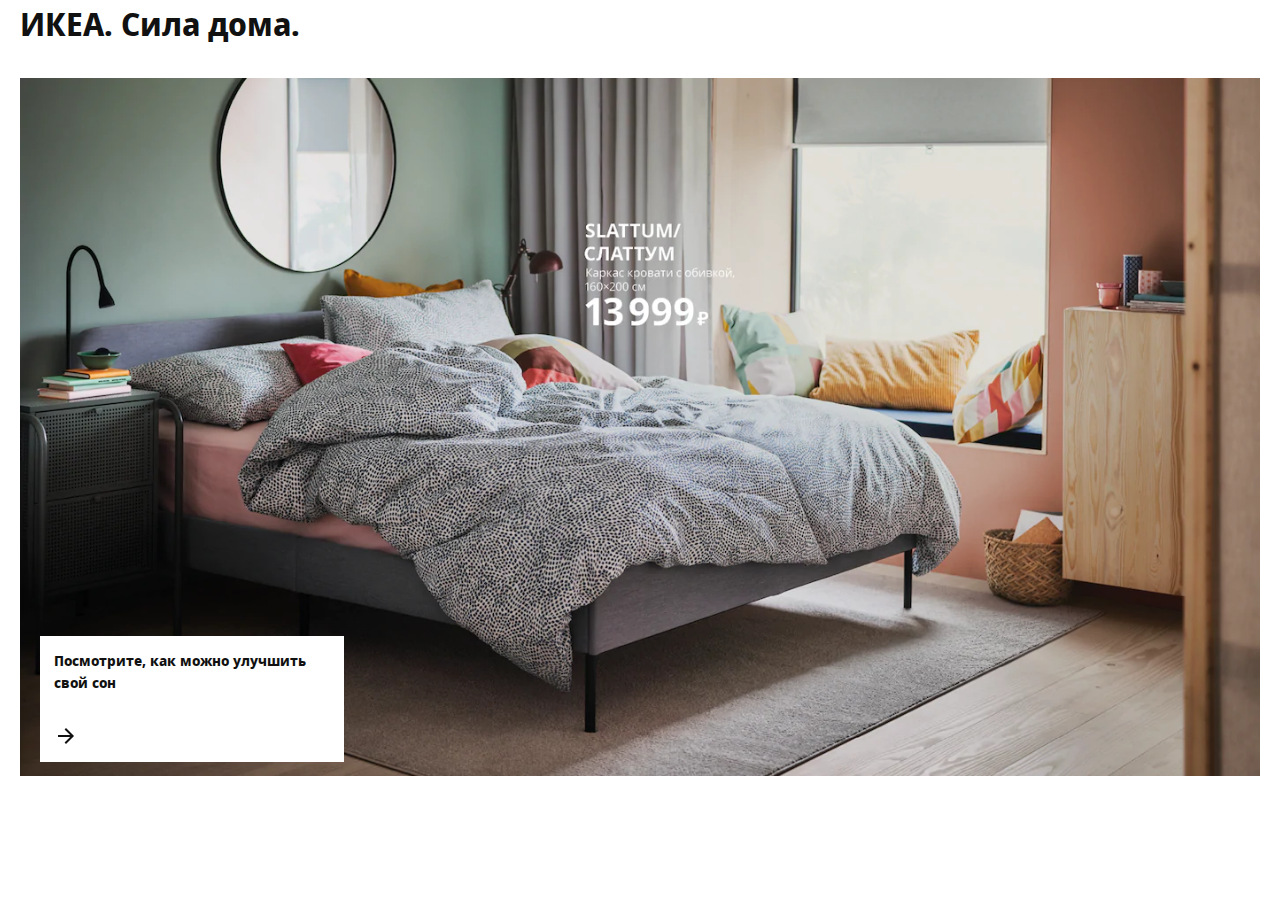
<file: index.html>
<!DOCTYPE html>
<html lang="en">
<head>
    <meta charset="UTF-8">
    <meta name="viewport"
          content="width=device-width, user-scalable=no, initial-scale=1.0, maximum-scale=1.0, minimum-scale=1.0">
    <meta http-equiv="X-UA-Compatible" content="ie=edge">
    <link rel="apple-touch-icon" sizes="180x180" href="favicon/apple-touch-icon.png">
    <link rel="icon" type="image/png" sizes="32x32" href="favicon/favicon-32x32.png">
    <link rel="icon" type="image/png" sizes="16x16" href="favicon/favicon-16x16.png">
    <link rel="mask-icon" href="favicon/safari-pinned-tab.svg" color="#0058ab">
    <meta name="msapplication-TileColor" content="#0058ab">
    <meta name="theme-color" content="#0058ab">
    <title>ИКЕА - официальный интернет-магазин мебели - IKEA</title>
    <link rel="stylesheet" href="styles/styles.css">

    <script src="scripts/index.js" defer type="module"></script>
</head>
<body>
<main>
    <div class="container">
        <h1 class="main-header">ИКЕА. Сила дома.</h1>
        <aside class="offer">
            <a href="card.html#idd059">
                <picture>
                    <source srcset="image/b47e07ee97fd5f9bf030d258d462a945.webp" type="image/webp">
                    <img src="image/b47e07ee97fd5f9bf030d258d462a945.jpg" alt="СЛАТТУМ">
                </picture>

            </a>
            <a class="offer-extra" href="goods.html?subcat=Кровати">
                <p>Посмотрите, как можно улучшить свой сон</p>
                <svg focusable="false" viewBox="0 0 24 24" class="offer-arrow" aria-hidden="true">
                    <path fill-rule="evenodd" clip-rule="evenodd"
                          d="M19.2937 12.7074L20.0008 12.0003L19.2938 11.2932L12.0008 3.99927L10.5865 5.41339L16.1727 11.0003H4V13.0003H16.1723L10.5855 18.5868L11.9996 20.0011L19.2937 12.7074Z"></path>
                </svg>
            </a>
        </aside>
    </div>
</main>
</body>
</html>
</file>
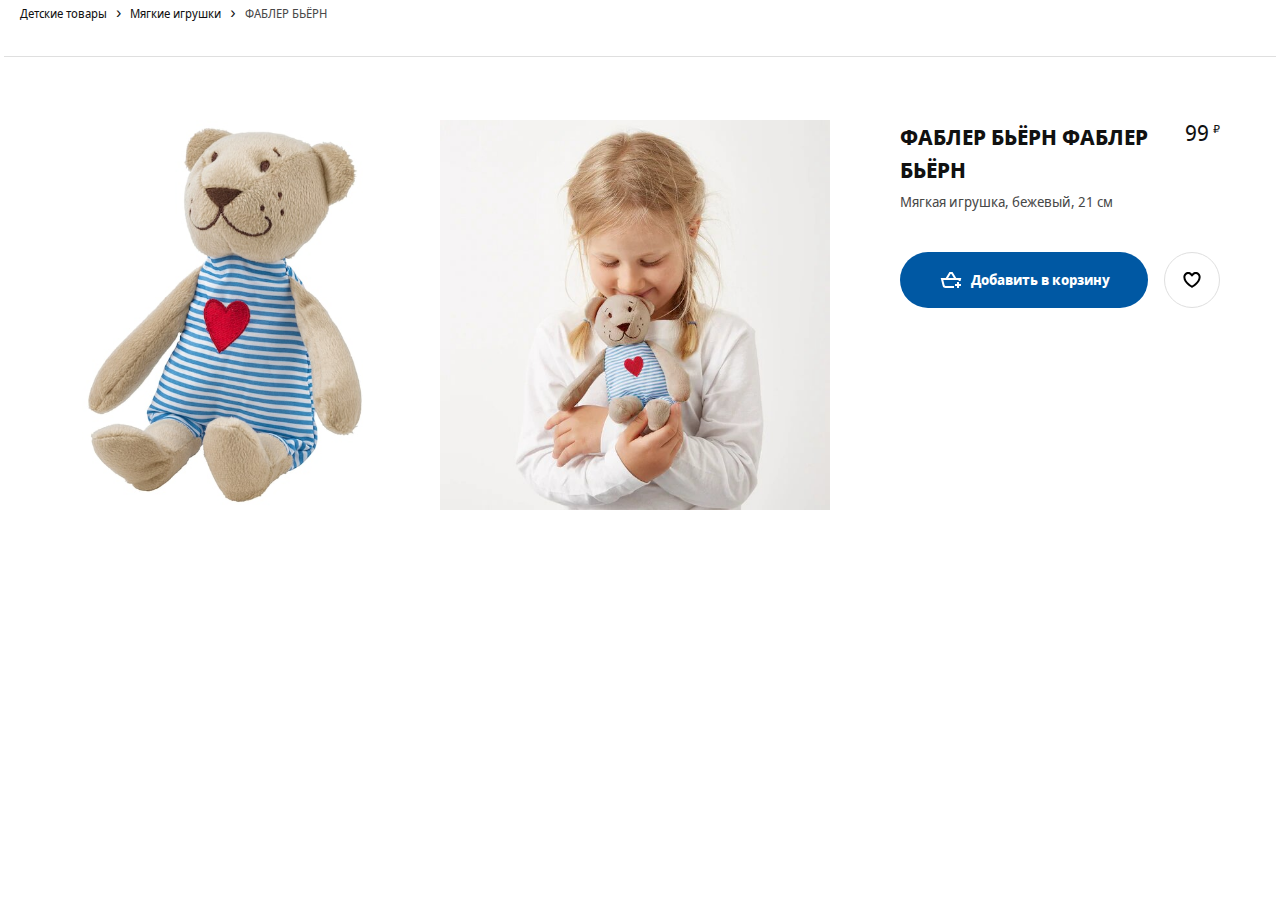
<file: card.html>
<!DOCTYPE html>
<html lang="en">
<head>
	<meta charset="UTF-8">
	<meta name="viewport" content="width=device-width, user-scalable=no, initial-scale=1.0, maximum-scale=1.0, minimum-scale=1.0">
	<meta http-equiv="X-UA-Compatible" content="ie=edge">
	<link rel="apple-touch-icon" sizes="180x180" href="favicon/apple-touch-icon.png">
	<link rel="icon" type="image/png" sizes="32x32" href="favicon/favicon-32x32.png">
	<link rel="icon" type="image/png" sizes="16x16" href="favicon/favicon-16x16.png">
	<link rel="mask-icon" href="favicon/safari-pinned-tab.svg" color="#0058ab">
	<meta name="msapplication-TileColor" content="#0058ab">
	<meta name="theme-color" content="#0058ab">
	<title>Детские игрушки - IKEA</title>
	<link rel="stylesheet" href="styles/styles.css">

	<script src="scripts/index.js" defer type="module"></script>
</head>
<body>
<main>
	<div class="container">
		<div class="breadcrumb">
			<nav role="navigation" aria-label="Breadcrumb" class="breadcrumb__nav">
				<ul class="breadcrumb__list">

					<li class="breadcrumb__list-item">
						<a href="goods.html?cat=Детские товары" class="breadcrumb__link"><span>Детские товары</span></a>
					</li>

					<li class="breadcrumb__list-item">
						<a href="goods.html?cat=Мягкие игрушки" class="breadcrumb__link"><span>Мягкие игрушки</span></a>
					</li>

					<li class="breadcrumb__list-item">
						<a href="#" class="breadcrumb__link"><span>ФАБЛЕР БЬЁРН</span></a>
					</li>

				</ul>
			</nav>
		</div>

		<div class="good wrapper">
			<div class="good-images">
				<div class="good-image__item">
					<img src="image/fabler-byorn-myagkaya-igrushka-bezhevyy__0710165_PE727396_S5.jpg" alt="">
				</div>
				<div class="good-image__item">
					<img src="image/fabler-byorn-myagkaya-igrushka-bezhevyy__0876865_PE611124_S5.jpg" alt="">
				</div>
			</div>
			<div class="good-item"> <!-- not-in-stock - нет в наличии-->
				<p class="good-item__new">Новинка</p>

				<div class="good-item__section">
					<div>
						<h2 class="good-item__header">ФАБЛЕР БЬЁРН ФАБЛЕР БЬЁРН</h2>
						<p class="good-item__description">Мягкая игрушка, бежевый, 21 см</p>

					</div>
					<p class="good-item__price">
						<span class="good-item__empty">Нет в наличии</span>
						<span class="good-item__price-value">99</span>
						<span class="good-item__currency">₽</span>
					</p>

				</div>
				<div class="good-item__buttons">
					<button type="button" class="btn btn-good" data-idd="idd001">
						<svg focusable="false" viewBox="0 0 24 24" class="btn-good-svg" aria-hidden="true">
							<path fill-rule="evenodd" clip-rule="evenodd" d="M10.4372 4H10.9993H12.0003H12.9996H13.5616L13.8538 4.48014L17.2112 9.99713H21H22.2806L21.9702 11.2396L21.5303 13H19.4688L19.7194 11.9971H4.28079L5.59143 17.2397C5.70272 17.6848 6.1027 17.9971 6.56157 17.9971H15V19.9971H6.56157C5.18496 19.9971 3.98502 19.0602 3.65114 17.7247L2.02987 11.2397L1.71924 9.99713H3.00002H6.78793L10.145 4.48017L10.4372 4ZM12.4375 6L14.87 9.99713H9.12911L11.5614 6H12.0003H12.4375ZM17.9961 16V14H19.9961V16H21.9961V18H19.9961V20H17.9961V18H15.9961V16H17.9961Z"></path>
						</svg>

						<span class="btn-good__label">Добавить в корзину</span>
					</button>
					<button type="button" class="btn btn-add-wishlist" data-idd="idd001">
						<svg focusable="false" viewBox="0 0 24 24" class="btn-add-wishlist__svg" aria-hidden="true">
							<path fill-rule="evenodd" clip-rule="evenodd" d="M12.336 5.52055C14.2336 3.62376 17.3096 3.62401 19.2069 5.52129C20.2067 6.52115 20.6796 7.85005 20.6259 9.15761C20.6151 12.2138 18.4184 14.8654 16.4892 16.6366C15.4926 17.5517 14.5004 18.2923 13.7593 18.8036C13.3879 19.0598 13.0771 19.2601 12.8574 19.3973C12.7475 19.466 12.6601 19.519 12.5992 19.5555C12.5687 19.5737 12.5448 19.5879 12.5279 19.5978L12.5079 19.6094L12.502 19.6129L12.5001 19.614C12.5001 19.614 12.4989 19.6147 11.9999 18.748C11.501 19.6147 11.5005 19.6144 11.5005 19.6144L11.4979 19.6129L11.4919 19.6094L11.472 19.5978C11.4551 19.5879 11.4312 19.5737 11.4007 19.5555C11.3397 19.519 11.2524 19.466 11.1425 19.3973C10.9227 19.2601 10.612 19.0598 10.2405 18.8036C9.49947 18.2923 8.50726 17.5517 7.51063 16.6366C5.58146 14.8654 3.38477 12.2139 3.37399 9.15765C3.32024 7.85008 3.79314 6.52117 4.79301 5.52129C6.69054 3.62376 9.76704 3.62376 11.6646 5.52129L11.9993 5.856L12.3353 5.52129L12.336 5.52055ZM11.9999 18.748L11.5005 19.6144L11.9999 19.9019L12.4989 19.6147L11.9999 18.748ZM11.9999 17.573C12.1727 17.462 12.384 17.3226 12.6236 17.1573C13.3125 16.6821 14.2267 15.9988 15.1366 15.1634C17.0157 13.4381 18.6259 11.2919 18.6259 9.13506V9.11213L18.627 9.08922C18.6626 8.31221 18.3844 7.52727 17.7926 6.9355C16.6762 5.81903 14.866 5.81902 13.7495 6.9355L13.7481 6.93689L11.9965 8.68166L10.2504 6.9355C9.13387 5.81903 7.3237 5.81903 6.20722 6.9355C5.61546 7.52727 5.33724 8.31221 5.3729 9.08922L5.37395 9.11213V9.13507C5.37395 11.2919 6.98418 13.4381 8.86325 15.1634C9.77312 15.9988 10.6874 16.6821 11.3762 17.1573C11.6159 17.3226 11.8271 17.462 11.9999 17.573Z"></path>
						</svg>
					</button>
				</div>

			</div>
		</div>


	</div>
</main>
</body>
</html>
</file>
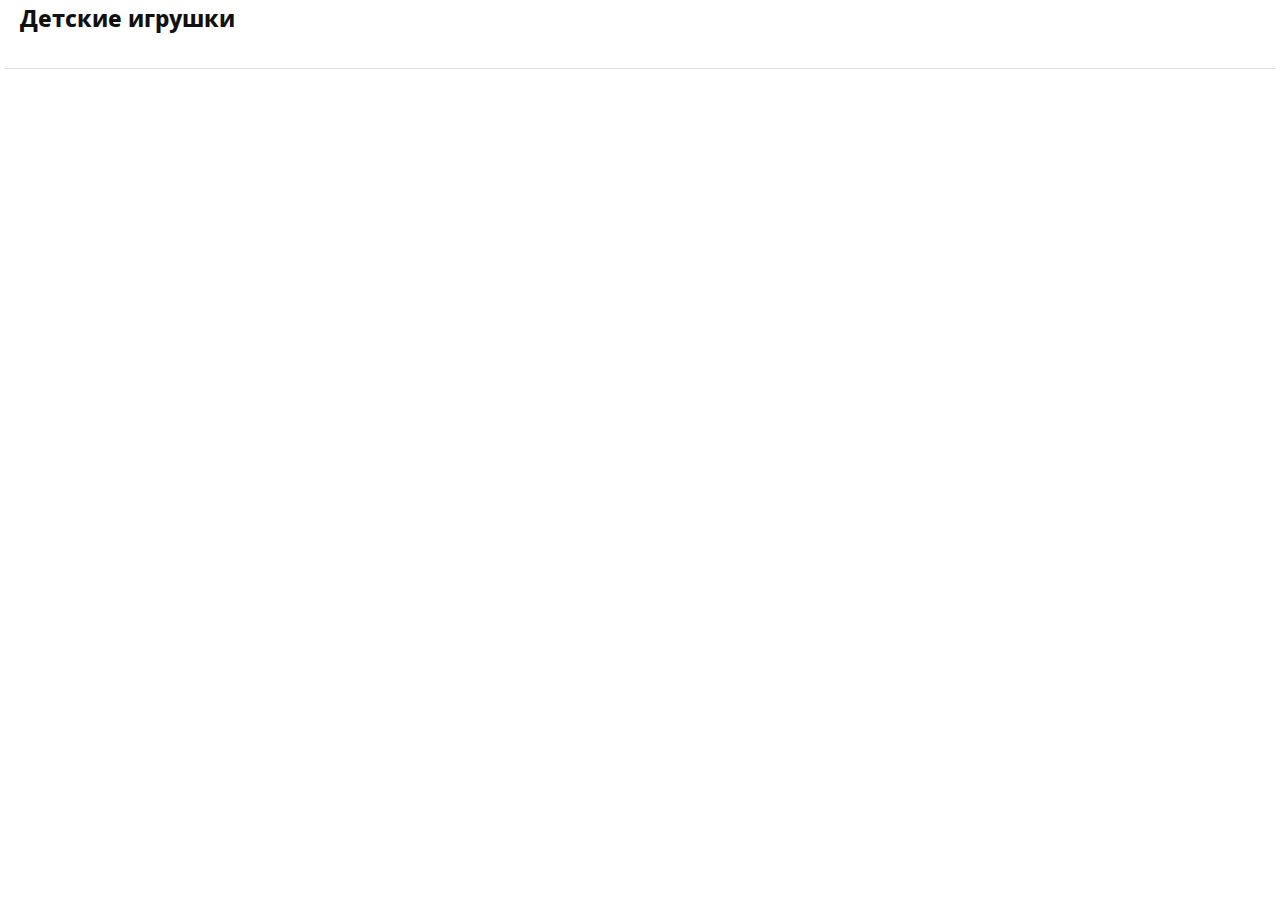
<file: goods.html>
<!DOCTYPE html>
<html lang="en">
<head>
	<meta charset="UTF-8">
	<meta name="viewport" content="width=device-width, user-scalable=no, initial-scale=1.0, maximum-scale=1.0, minimum-scale=1.0">
	<meta http-equiv="X-UA-Compatible" content="ie=edge">
	<link rel="apple-touch-icon" sizes="180x180" href="favicon/apple-touch-icon.png">
	<link rel="icon" type="image/png" sizes="32x32" href="favicon/favicon-32x32.png">
	<link rel="icon" type="image/png" sizes="16x16" href="favicon/favicon-16x16.png">
	<link rel="mask-icon" href="favicon/safari-pinned-tab.svg" color="#0058ab">
	<meta name="msapplication-TileColor" content="#0058ab">
	<meta name="theme-color" content="#0058ab">
	<title>Детские игрушки - IKEA</title>
	<link rel="stylesheet" href="styles/styles.css">

	<script src="scripts/index.js" defer type="module"></script>
	
</head>
<body>
<main>
	<div class="container">
		<h2 class="main-header">Детские игрушки</h2>
		<div class="goods wrapper">
			<ul class="goods-list">
			</ul>
		</div>
	</div>
</main>
</body>
</html>
</file>
<file: styles/styles.css>
/*
* Prefixed by https://autoprefixer.github.io
* PostCSS: v7.0.29,
* Autoprefixer: v9.7.6
* Browsers: last 4 version
*/

@font-face {
	font-family: 'Noto Sans';
	src: local('Noto Sans Display Regular'), local('NotoSansDisplay-Regular'), url('../fonts/Notosansdisplayregular.woff2') format('woff2'), url('../fonts/Notosansdisplayregular.woff') format('woff');
	font-weight: 400;
	font-style: normal;
}

@font-face {
	font-family: 'Noto Sans';
	src: local('Noto Sans Display Italic'), local('NotoSansDisplay-Italic'), url('../fonts/Notosansdisplayitalic.woff2') format('woff2'), url('../fonts/Notosansdisplayitalic.woff') format('woff');
	font-weight: 400;
	font-style: italic;
}

@font-face {
	font-family: 'Noto Sans';
	src: local('Noto Sans Display Bold'), local('NotoSansDisplay-Bold'), url('../fonts/Notosansdisplaybold.woff2') format('woff2'), url('../fonts/Notosansdisplaybold.woff') format('woff');
	font-weight: 700;
	font-style: normal;
}

@font-face {
	font-family: 'Noto Sans';
	src: local('Noto Sans Display Bold Italic'), local('NotoSansDisplay-BoldItalic'), url('../fonts/Notosansdisplaybolditalic.woff2') format('woff2'), url('../fonts/Notosansdisplaybolditalic.woff') format('woff');
	font-weight: 700;
	font-style: italic;
}

html {
	-webkit-box-sizing: border-box;
	box-sizing: border-box;
}

*,
*::before,
*::after {
	-webkit-box-sizing: inherit;
	box-sizing: inherit;
}

body {
	min-width: 320px;
	margin: 0;

	background-color: #fff; /*под проект*/
	font-family: Noto Sans, Arial, sans-serif; /*в "" свой шрифт под проект*/

	font-size: 16px;
	color: #111;
	line-height: 1.5;
	-webkit-font-smoothing: subpixel-antialiased;
}

button, input {
	font: inherit;
}

button {
	cursor: pointer;
}

img {
	max-width: 100%;
	width: 100%;
	height: auto;
}

a {
	text-decoration: none;
	color: inherit;
}

ul {
	list-style: none;
	padding: 0;
	margin: 0;
}

h1, h2, h3, p {
	padding: 0;
	margin: 0;
}

/* container */

.container {
	max-width: 100rem;
	margin: 0 auto;
	padding: 0 1.25rem;
}

.visually-hidden {
	position: absolute !important;
	clip: rect(1px 1px 1px 1px);
	clip: rect(1px, 1px, 1px, 1px);
	padding: 0 !important;
	border: 0 !important;
	height: 1px !important;
	width: 1px !important;
	overflow: hidden;
}

/* при работе с float */

.clearfix::after {
	content: "";
	display: table;
	clear: both;
}

header {
	margin-bottom: 3.75rem;
}

.header {
	display: -ms-grid;
	display: grid;
	grid-gap: 1.25rem;
	-ms-grid-columns: 2fr 1.25rem 2fr 1.25rem 16fr 1.25rem 1fr 1.25rem 1fr;
	grid-template-columns: 2fr 2fr 16fr 1fr 1fr;
	-webkit-box-align: center;
	-ms-flex-align: center;
	align-items: center;
	padding: 1.75rem 0;
}

footer {
	background-color: #f5f5f5;
	margin-top: 3.75rem;
	padding: 3.75rem 0 0 0;
}

.footer {
	display: -ms-grid;
	display: grid;
	-ms-grid-columns: 1fr 1fr 1fr;
	grid-template-columns: 1fr 1fr 1fr;
}

.main-header {
	margin-bottom: 1.875rem
}

.btn {
	background-color: transparent;
	outline: transparent;
	border-radius: 50%;
	width: 40px;
	height: 40px;
	display: -webkit-box;
	display: -ms-flexbox;
	display: flex;
	-webkit-box-align: center;
	-ms-flex-align: center;
	align-items: center;
	-webkit-box-pack: center;
	-ms-flex-pack: center;
	justify-content: center;
	border: 1px solid transparent;
}

.btn:hover {
	background-color: #f5f5f5;
	color: #111;
}

.svg-icon {
	fill: currentColor;
}

.logo {
	text-align: center;
	width: 75px;
	height: 30px;

}

.search {
	position: relative;
	-webkit-box-flex: 1;
	-ms-flex-positive: 1;
	flex-grow: 1;
	height: 50px;
	margin: 0 40px;
}

.search-input {
	-webkit-appearance: none;
	-moz-appearance: none;
	appearance: none;
	background-color: #f5f5f5;
	display: block;
	appearance: none;
	width: 100%;
	height: 100%;
	padding: .5rem 3.5rem;
	margin: 0 auto;
	line-height: 1.5;
	border: 0;
	border-radius: 50em;
	outline: 0;
	-webkit-box-shadow: none;
	box-shadow: none;
	-webkit-transition: background .2s;
	-o-transition: background .2s;
	transition: background .2s;
}

.search-btn {
	position: absolute;
	top: 0.9rem;
	right: 0.9rem;
	background-image: url("data:image/svg+xml;charset=utf-8,%3Csvg width='16' height='17' fill='%23484848' xmlns='http://www.w3.org/2000/svg'%3E%3Cpath fill-rule='evenodd' clip-rule='evenodd' d='M6.5 11a4.5 4.5 0 110-9 4.5 4.5 0 010 9zm4.968-.307a6.5 6.5 0 10-1.514 1.315l3.996 3.996 1.414-1.414-3.896-3.897z'/%3E%3C/svg%3E");
	background-repeat: no-repeat;
	background-size: contain;
	width: 2.5rem;
	height: 1.5rem;
	background-position: center;
}

.offer {
	position: relative;
}

.offer-extra {
	position: absolute;
	padding: .9rem;
	color: #111;
	left: 1.25rem;
	bottom: 1.25rem;
	display: -webkit-box;
	display: -ms-flexbox;
	display: flex;
	background: #fff;
	-webkit-box-orient: vertical;
	-webkit-box-direction: normal;
	-ms-flex-direction: column;
	flex-direction: column;
	-webkit-box-align: start;
	-ms-flex-align: start;
	align-items: flex-start;
	max-width: 19rem;
	min-width: 13rem;
	font-size: .9rem;
	line-height: 1.5;
	font-weight: bold;
	word-break: break-word;
}

.offer-arrow {
	display: inline-block;
	height: 1.5rem;
	width: 1.5rem;
	vertical-align: middle;
	fill: currentColor;
	margin-top: 1.875rem;

}


.footer-header {
	line-height: 2rem;
	font-size: 1.25rem;
	padding: 0 0 1rem 0;

}

.footer-list {
	margin-bottom: .8rem;
}

.footer-list > a {
	color: #484848;
}

.footer-list > a:hover {
	color: #111;
	text-decoration: underline;
}

.catalog {
	position: fixed;
	z-index: 999;
	top: 0;
	left: -100%;
	bottom: 0;
	background-color: #fff;
	overflow-y: auto;
	overflow-x: hidden;
	-webkit-transition: left 0.2s 0s;
	-o-transition: left 0.2s 0s;
	transition: left 0.2s 0s;
	width: 20rem;
	padding: 6rem 4rem 3rem;

}

.catalog.open {
	left: 0;
}

.catalog-btn {
	position: absolute;
	top: 3rem;
	left: 3rem;
}

.catalog-list__item,
.subcatalog-list__item {
	cursor: pointer;
	color: #111;


}

.catalog-list__item a,
.subcatalog-list__item a {
	text-decoration: underline;
	display: block;
}

.catalog-list__item a {
	padding: .5rem 1.5rem .5rem 0;
}

.subcatalog-list__item a {
	padding: .5rem 0;
}

.catalog-list__item:hover a,
.subcatalog-list__item:hover a {
	text-decoration: underline;
}

.catalog-list__item.active {
	background-repeat: no-repeat;
	background-position: right 0 center;
	background-image: url('data:image/svg+xml;utf8,<svg width="24" height="24" viewBox="0 0 24 24" fill="none" xmlns="http://www.w3.org/2000/svg"><path fill-rule="evenodd" clip-rule="evenodd" d="M15.5996 11.9999L9.81456 17.7857L8.40026 16.3716L12.7714 11.9999L8.40026 7.62823L9.81457 6.21411L15.5996 11.9999Z" fill="%23959595"/></svg>');
}

.subcatalog {
	position: fixed;
	z-index: 998;
	top: 0;
	left: -100%;
	bottom: 0;
	background-color: #fff;
	overflow-y: auto;
	overflow-x: hidden;
	-webkit-transition: left, right 0.2s 0s;
	-o-transition: left, right 0.2s 0s;
	transition: left, right 0.2s 0s;
	width: 25rem;
	padding: 6rem 4rem 3rem;
	border-left: 2px solid #ccc;
}

.subcatalog.subopen {
	left: 20rem;
	display: block;
}

.overlay {
	display: block;
	position: fixed;
	z-index: 899;
	top: 0;
	bottom: 0;
	right: 0;
	left: 0;
	background-color: black;
	-webkit-transition: all .2s ease;
	-o-transition: all .2s ease;
	transition: all .2s ease;
	opacity: 0;
	pointer-events: none;
}

.overlay.active {
	opacity: 0.25;
	pointer-events: all;
}


.wrapper {
	position: relative;
	margin-top: 4rem;
}

.wrapper:before {
	content: '';
	width: calc(100% + 2rem);
	display: block;
	position: absolute;
	top: -2rem;
	z-index: 99;
	margin: 0 -1rem;
	border-bottom: 1px solid #dfdfdf;
}

.good {
	display: -ms-grid;
	display: grid;
	-ms-grid-columns: minmax(0, 1fr) 1.25rem minmax(0, 1fr) 1.25rem minmax(0, 1fr) 1.25rem minmax(0, 1fr) 1.25rem minmax(0, 1fr) 1.25rem minmax(0, 1fr) 1.25rem minmax(0, 1fr) 1.25rem minmax(0, 1fr) 1.25rem minmax(0, 1fr) 1.25rem minmax(0, 1fr) 1.25rem minmax(0, 1fr) 1.25rem minmax(0, 1fr);
	grid-template-columns: repeat(12, minmax(0, 1fr));
	grid-column-gap: 1.25rem;
	padding-top: 2rem;
}

.good-images {
	display: -webkit-box;
	display: -ms-flexbox;
	display: flex;
	-ms-flex-wrap: wrap;
	flex-wrap: wrap;
	-ms-grid-column: 1;
	grid-column-start: 1;
	-ms-grid-column-span: 8;
	grid-column-end: 9;
	-ms-flex-pack: distribute;
	justify-content: space-around;


}

.good-image__item {
	width: calc(50% - 1.25rem);
	margin-left: .625rem;
	margin-right: .625rem;
	min-height: 500px;
}


.good-item {
	-ms-grid-column: 9;
	grid-column-start: 9;
	-ms-grid-column-span: 4;
	grid-column-end: 13;
	padding: 0 2.5rem;
}

.good-item__section {
	margin-bottom: 2.5rem;
}

.good-item__new {
	display: none;
}


.good-item__empty {
	display: none;
}

.not-in-stock .good-item__empty {
	display: block;
}

.not-in-stock .btn-good {
	display: none;
}

.good-item__header {
	font-size: 1.375rem;
	line-height: 1.5;
	font-weight: 700;
	text-transform: uppercase;
	margin-bottom: .3rem;
}

.good-item__description {
	line-height: 1.5;
	letter-spacing: 0;
	font-weight: 400;
	color: #484848;
	font-size: .875rem;
}

.good-item__price {
	white-space: nowrap;
	text-align: right;
}

.good-item__section {
	display: -webkit-box;
	display: -ms-flexbox;
	display: flex;
	-webkit-box-pack: justify;
	-ms-flex-pack: justify;
	justify-content: space-between;
}

.good-item__price-value {
	line-height: 1.1875;
	font-size: 1.375rem;
}

.good-item__currency {
	line-height: .9;
	font-size: .6875rem;
	vertical-align: text-top;
}

.not-in-stock .good-item__price-value,
.not-in-stock .good-item__currency {
	display: none;
}

.good-item__buttons {
	display: -webkit-box;
	display: -ms-flexbox;
	display: flex;
	-webkit-box-pack: justify;
	-ms-flex-pack: justify;
	justify-content: space-between;
	-webkit-box-align: center;
	-ms-flex-align: center;
	align-items: center;
	width: 100%;
}

.btn-good {
	margin-right: 1rem;
	-webkit-box-flex: 1;
	-ms-flex-positive: 1;
	flex-grow: 1;
	-ms-flex-negative: 1;
	flex-shrink: 1;
	position: relative;
	background: #0058a3;
	color: #fff;
	border-radius: 52px;
	padding: 0 2rem;
	display: -webkit-box;
	display: -ms-flexbox;
	display: flex;
	height: 3.5rem;
	-webkit-box-align: center;
	-ms-flex-align: center;
	align-items: center;
}

.btn-good-svg {
	margin-right: .5rem;
	vertical-align: top;
	-ms-flex-negative: 0;
	flex-shrink: 0;
	display: inline-block;
	height: 1.5rem;
	width: 1.5rem;
	fill: #fff;
}

.btn-good:hover {
	color: #0058a3;
}

.btn-good:hover .btn-good-svg {
	fill: #0058a3;
}

.btn-good__label {
	text-align: center;
	border: 0;
	font-weight: 700;
	font-size: .875rem;
	line-height: 1.42857;
}

.btn-add-wishlist {
	background: rgba(0, 0, 0, 0);
	color: #111;
	border-radius: 40px;
	padding: 0 .9375rem;
	border: 1px solid #dfdfdf;
	height: 3.5rem;
	width: 3.5rem;
	margin-left: auto;
}

.btn-add-wishlist__svg {
	height: 1.5rem;
	width: 1.5rem;

}

.btn-add-wishlist:hover .btn-add-wishlist__svg {
	fill: red;
}

.btn-add-wishlist.contains-wishlist .btn-add-wishlist__svg {
	fill: red;

}

.btn-add-wishlist:hover.contains-wishlist .btn-add-wishlist__svg {
	fill: black;
}


.goods-list {
	display: -ms-grid;
	display: grid;
	grid-gap: 1.25rem;
	grid-template-columns: repeat(4, 1fr);
}

.goods-list__item {
	margin-bottom: 2rem;
}


.goods-item {
	position: relative;
	display: -webkit-box;
	display: -ms-flexbox;
	display: flex;
	-webkit-box-orient: vertical;
	-webkit-box-direction: normal;
	-ms-flex-direction: column;
	flex-direction: column;
	-webkit-box-pack: justify;
	-ms-flex-pack: justify;
	justify-content: space-between;
	height: 100%;
}

.goods-item__img {
	height: 380px;
	display: table-cell;
	vertical-align: middle
}


.btn-add-card {
	position: absolute;
	opacity: 0;
	-webkit-transition: opacity 0.2s 0s;
	-o-transition: opacity 0.2s 0s;
	transition: opacity 0.2s 0s;
	right: 1rem;
	bottom: 0.5rem;
	background-color: rgb(0, 88, 163);
	border: 1px solid rgb(0, 88, 163);
	background-repeat: no-repeat;
	background-position: center;
	background-image: url("data:image/svg+xml;utf8,<svg width='24' height='24' xmlns='http://www.w3.org/2000/svg' viewBox='0 0 24 24'><path fill-rule='evenodd' clip-rule='evenodd' d='M10.4372 4H10.9993H12.0003H12.9996H13.5616L13.8538 4.48014L17.2112 9.99713H21H22.2806L21.9702 11.2396L21.5303 13H19.4688L19.7194 11.9971H4.28079L5.59143 17.2397C5.70272 17.6848 6.1027 17.9971 6.56157 17.9971H15V19.9971H6.56157C5.18496 19.9971 3.98502 19.0602 3.65114 17.7247L2.02987 11.2397L1.71924 9.99713H3.00002H6.78793L10.145 4.48017L10.4372 4ZM12.4375 6L14.87 9.99713H9.12911L11.5614 6H12.0003H12.4375ZM17.9961 16V14H19.9961V16H21.9961V18H19.9961V20H17.9961V18H15.9961V16H17.9961Z' fill='white' /></svg>");
}

.btn-add-card:hover {
	background-color: rgb(255, 255, 255);
	background-image: url("data:image/svg+xml;utf8,<svg width='24' height='24' xmlns='http://www.w3.org/2000/svg' viewBox='0 0 24 24'><path fill-rule='evenodd' clip-rule='evenodd' d='M10.4372 4H10.9993H12.0003H12.9996H13.5616L13.8538 4.48014L17.2112 9.99713H21H22.2806L21.9702 11.2396L21.5303 13H19.4688L19.7194 11.9971H4.28079L5.59143 17.2397C5.70272 17.6848 6.1027 17.9971 6.56157 17.9971H15V19.9971H6.56157C5.18496 19.9971 3.98502 19.0602 3.65114 17.7247L2.02987 11.2397L1.71924 9.99713H3.00002H6.78793L10.145 4.48017L10.4372 4ZM12.4375 6L14.87 9.99713H9.12911L11.5614 6H12.0003H12.4375ZM17.9961 16V14H19.9961V16H21.9961V18H19.9961V20H17.9961V18H15.9961V16H17.9961Z' fill='rgb(0, 88, 163)' /></svg>");

}

.goods-item:hover .btn-add-card {
	opacity: 1;
}

.goods-item__header {
	margin-top: auto;
	margin-bottom: 1rem;
}

.goods-item__new {
	line-height: 1.42857;
	color: #ca5008;
	font-weight: 700;
	font-size: 0.8rem;
}

.goods-item__link {
	display: block;
	height: 100%;
}

.goods-item__description {
	margin-bottom: 1rem;
	font-size: .875rem;
	line-height: 1.42857;
}

.goods-item__price {
	min-height: calc(40px + 0.5rem);
	padding-bottom: 0.5rem;
	font-weight: 700;
}

.goods-item__price-value {
	font-size: 1.375rem;
}

.goods-item__currency {
	line-height: .9;
	font-size: .6875rem;
	vertical-align: text-top;
}


.breadcrumb__list-item {
	display: inline;
}

.breadcrumb__list-item:after {
	content: "\0203A";
	display: inline;
	margin: 0 .3125rem;
	font-size: 1rem;
	line-height: 1.125;
}

.breadcrumb__list-item:last-child:after {
	content: "";
}

.breadcrumb__link {
	font-size: .75rem;
	line-height: 1.5;
	font-weight: 400;
	vertical-align: middle;
}

.breadcrumb__list-item:last-child .breadcrumb__link {
	color: #484848;
	pointer-events: none;
	cursor: auto;
}

.cart-wrapper {
	max-width: 768px;
}

.cart-header {
	text-align: center;
}

.product {
	display: -ms-grid;
	display: grid;
	-ms-grid-columns: 152px 4fr 6fr;
	grid-template-columns: 152px 4fr 6fr;
	-ms-grid-rows: auto;
	grid-template-rows: auto;
	font-size: .81rem;
	line-height: 1.385;
}

.product > *:nth-child(1) {
	-ms-grid-row: 1;
	-ms-grid-column: 1;
}

.product > *:nth-child(2) {
	-ms-grid-row: 1;
	-ms-grid-column: 2;
}

.product > *:nth-child(3) {
	-ms-grid-row: 1;
	-ms-grid-column: 3;
}

.product__image-container {
	-ms-grid-column: 1;
	grid-column: 1;
	-ms-grid-row: 1;
	-ms-grid-row-span: 2;
	grid-row: 1/3;
	padding-right: 1rem;
}

.product__description {
	-ms-grid-column: 2;
	grid-column: 2;
	-ms-grid-row: 1;
	grid-row: 1;
}

.product__name {
	font-size: 1.2rem;
	margin-bottom: .5rem;
	font-weight: 700;
	text-transform: uppercase;
	word-break: break-word;
}

.product__prices {
	-ms-grid-column: 3;
	grid-column: 3;
	-ms-grid-row: 1;
	grid-row: 1;
	text-align: right;
	padding-top: 0;
}

.product__controls {
	-ms-grid-column: 3;
	grid-column: 3;
	-ms-grid-row: 2;
	grid-row: 2;
	margin-top: .5rem;
	display: -webkit-box;
	display: -ms-flexbox;
	display: flex;
	-webkit-box-pack: end;
	-ms-flex-pack: end;
	justify-content: flex-end;
}

.btn-remove {
	color: #444;
	border-color: #666;
	border-radius: unset;
}

.product__total {
	font-weight: 700;
	font-size: 1.06rem;
	line-height: 1.2;
}

.product-controls__remove {
	width: 12.5%;
}

.product-controls__quantity {
	width: 25%;
	margin-left: .5rem;
}

.cart-header {
	margin-bottom: 3rem;
}

.cart-item {
	margin-bottom: 2rem;
}

.cart-total {
	display: -webkit-box;
	display: -ms-flexbox;
	display: flex;
	-webkit-box-pack: justify;
	-ms-flex-pack: justify;
	justify-content: space-between;
	padding: .35rem 0;
	font-weight: 700;
	font-size: 14px;
	text-align: initial;
	border: dashed #cacaca;
	border-width: 1px 0;
}

.cart-checkout {
	color: #ffffff;
	padding: 12px 62px;
	background-color: #3a6e9f;
	border: none;
	display: block;
	margin: 1rem auto;
}

.cart-form {
	margin: 1rem 0;
	text-align: center;
}

.cart-form label {
	display: block;
	margin: 1rem;
}

select {
	width: 100%;
	max-width: 352px;
	height: 40px;
	margin: 0;
	padding: 0 10px;
	border: 1px solid #666;
	border-radius: 2px;
	background: #fff url(../image/chevron-down-thin-24.1667eab2.svg) no-repeat right 8px center/1.5rem;
	-webkit-appearance: none;
	-moz-appearance: none;
	appearance: none;
	font-size: 1rem;
	line-height: 1.15;
	font-family: inherit;
	text-transform: none;
}

@media (max-width: 1200px) {
	.goods-list {
		grid-template-columns: repeat(3, 1fr);
	}
}

@media (max-width: 768px) {
	.goods-list {
		grid-template-columns: repeat(2, 1fr);
	}

	.header {
		-ms-grid-columns: 1fr 1.25rem 2fr 1.25rem 1fr 1.25rem 1fr;
		grid-template-columns: 1fr 2fr 1fr 1fr;
		-ms-grid-rows: auto 1.25rem auto 1.25rem auto;
		grid-template-areas: "burger logo wishlist cart" "main main . sidebar" "footer footer footer footer";
	}

	.btn-burger {
		grid-area: burger;
	}

	.logo {
		grid-area: logo;
	}

	.btn-wishlist {
		grid-area: wishlist;
	}

	.btn-cart {
		grid-area: cart;
	}

	.search {
		grid-area: search;
		-ms-grid-row: 2;
		grid-row: 2;
		-ms-grid-column-span: 5;
		grid-column-end: 6;
		-ms-grid-column: 1;
		grid-column-start: 1;
		margin: 0;
	}

	.footer {
		-ms-grid-rows: auto;
		grid-template-rows: auto;
		-webkit-box-pack: center;
		-ms-flex-pack: center;
		justify-content: center;
		grid-template-areas: "catalog" "about" "connection";
		-ms-grid-columns: 300px;
		grid-template-columns: 300px

	}

	.footer-catalog {
		grid-area: catalog;
		margin-bottom: 50px;
	}

	.footer-about {
		grid-area: about;
		margin-bottom: 50px;
	}

	.footer-connection {
		grid-area: connection;
		margin-bottom: 50px;
	}

	.catalog {
		width: 50%;
	}

	.subcatalog {
		width: 50%;
		left: auto;
		right: -100%;
	}

	.subcatalog.subopen {
		right: 0;
		left: auto;
	}
}

@media (max-width: 768px) {

	.footer-catalog {
		-ms-grid-row: 1;
		-ms-grid-column: 1

	}

	.footer-about {
		-ms-grid-row: 2;
		-ms-grid-column: 1

	}

	.footer-connection {
		-ms-grid-row: 3;
		-ms-grid-column: 1

	}
}

@media (max-width: 768px) {

	.btn-burger {
		-ms-grid-row: 1;
		-ms-grid-column: 1;
	}

	.logo {
		-ms-grid-row: 1;
		-ms-grid-column: 3;
	}

	.btn-wishlist {
		-ms-grid-row: 1;
		-ms-grid-column: 5;
	}

	.btn-cart {
		-ms-grid-row: 1;
		-ms-grid-column: 7;
	}
}

@media (max-width: 576px) {
	.goods-list {
		-ms-grid-columns: 1fr;
		grid-template-columns: 1fr;
	}

	.catalog {
		width: 100%;
	}

	.subcatalog {
		z-index: 999;
		width: 100%;
	}

	.subcatalog.subopen {
		right: 0;
	}
}
</file>
